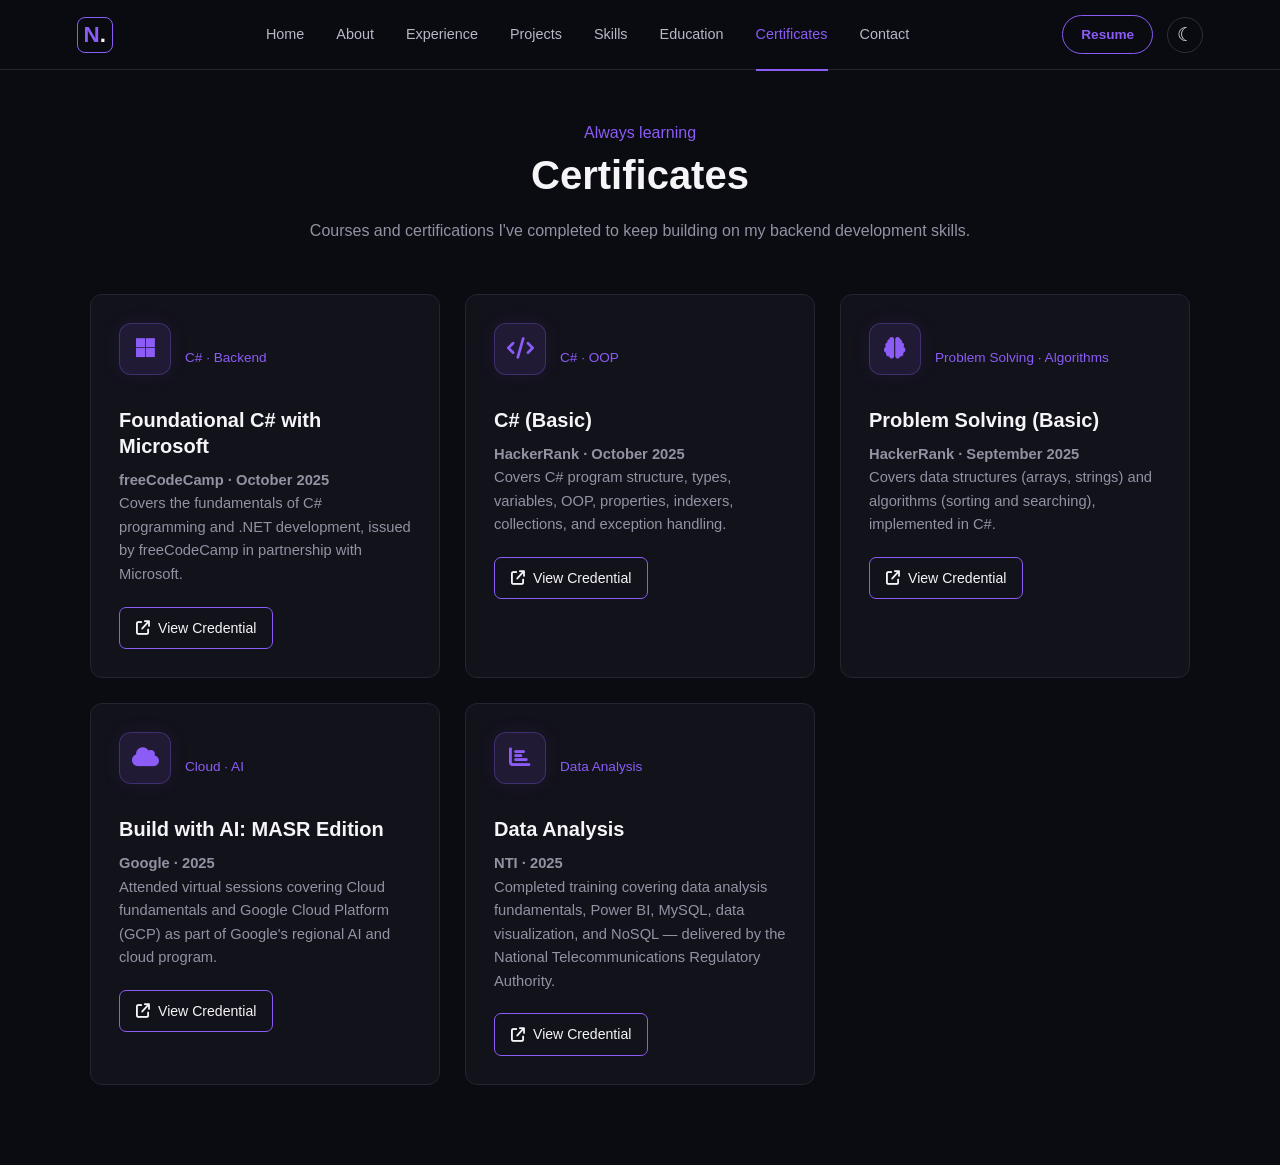
<file: certificates.html>
<!DOCTYPE html>
<html lang="en">
<head>
    <meta charset="UTF-8">
    <meta name="viewport" content="width=device-width, initial-scale=1.0">

    <title>Certificates | Naira Othman Tamer</title>
    <link rel="icon" type="image/png" href="assets/WebLogo.png">

    <link rel="stylesheet" href="css/certificatestyle.css">
    <link rel="stylesheet" href="css/navbar.css">
    <link rel="stylesheet" href="css/cards.css">
    <!-- Font Awesome -->
    <link
        rel="stylesheet"
        href="https://cdnjs.cloudflare.com/ajax/libs/font-awesome/6.5.2/css/all.min.css"
    >
</head>

<body>

    <!-- Certificates Navbar -->
    <header class="certs-navbar">
        <site-navbar active="certificates" class="navbar"></site-navbar>
    </header>


    <!-- Certificates Page -->
    <main class="certs-page">

        <section class="certs-section">

            <div class="certs-section-heading">
                <p>Always learning</p>
                <h1>Certificates</h1>
            </div>

            <p class="certs-page-intro">
                Courses and certifications I've completed to keep building
                on my backend development skills.
            </p>


            <div class="certs-grid">

                <!-- PLACEHOLDER — repeat .certs-card for each certificate -->
                <article class="certs-card">
    <div class="certs-card-content">

        <div class="certs-card-header">
            <div class="certs-card-icon">
                <i class="fa-brands fa-microsoft"></i>
            </div>
            <div class="certs-category">C# · Backend</div>
        </div>

        <h2>Foundational C# with Microsoft</h2>

        <p><strong>freeCodeCamp · October 2025</strong></p>
        <p>Covers the fundamentals of C# programming and .NET development,
             issued by freeCodeCamp in partnership with Microsoft.</p>
        <a href="https://www.freecodecamp.org/certification/nairaotmantamer/foundational-c-sharp-with-microsoft"
           target="_blank"
           rel="noopener noreferrer"
           class="certs-link">
            <i class="fa-solid fa-arrow-up-right-from-square"></i>
            View Credential
        </a>

    </div>
               </article>

                <article class="certs-card">
    <div class="certs-card-content">

        <div class="certs-card-header">
            <div class="certs-card-icon">
                <i class="fa-solid fa-code"></i>
            </div>
            <div class="certs-category">C# · OOP</div>
        </div>

        <h2>C# (Basic)</h2>

        <p><strong>HackerRank · October 2025</strong></p>
        <p>Covers C# program structure, types, variables, OOP, properties, indexers,
             collections, and exception handling.</p>

        <a href="https://www.hackerrank.com/certificates/8fabec7f0f20"
           target="_blank"
           rel="noopener noreferrer"
           class="certs-link">
            <i class="fa-solid fa-arrow-up-right-from-square"></i>
            View Credential
        </a>

    </div>
                </article>

                <article class="certs-card">
    <div class="certs-card-content">

        <div class="certs-card-header">
            <div class="certs-card-icon">
                <i class="fa-solid fa-brain"></i>
            </div>
            <div class="certs-category">Problem Solving · Algorithms</div>
        </div>

        <h2>Problem Solving (Basic)</h2>

        <p><strong>HackerRank · September 2025</strong></p>
        <p>Covers data structures (arrays, strings) and algorithms (sorting and searching), implemented in C#.</p>

        <a href="https://www.hackerrank.com/certificates/04c7d512ca42"
           target="_blank"
           rel="noopener noreferrer"
           class="certs-link">
            <i class="fa-solid fa-arrow-up-right-from-square"></i>
            View Credential
        </a>

    </div>
                </article>

                <article class="certs-card">
    <div class="certs-card-content">

        <div class="certs-card-header">
            <div class="certs-card-icon">
                <i class="fa-solid fa-cloud"></i>
            </div>
            <div class="certs-category">Cloud · AI</div>
        </div>

        <h2>Build with AI: MASR Edition</h2>

        <p><strong>Google · 2025</strong></p>
        <p>Attended virtual sessions covering Cloud fundamentals and Google Cloud Platform (GCP) as part of Google's regional AI and cloud program.</p>

        <a href="https://www.linkedin.com/in/naira-othman-tamer/overlay/Certifications/2056981681/treasury/?profileId=ACoAACNfrCUBm3s56sPLlhaSm0tsjge7b9yXwV8"
   target="_blank"
   rel="noopener noreferrer"
   class="certs-link">
    <i class="fa-solid fa-arrow-up-right-from-square"></i>
    View Credential
</a>

    </div>
                </article>

                <article class="certs-card">
    <div class="certs-card-content">

        <div class="certs-card-header">
            <div class="certs-card-icon">
                <i class="fa-solid fa-chart-bar"></i>
            </div>
            <div class="certs-category">Data Analysis</div>
        </div>

        <h2>Data Analysis</h2>

        <p><strong>NTI · 2025</strong></p>
        <p>Completed training covering data analysis fundamentals, Power BI, MySQL, data visualization,
             and NoSQL — delivered by the National Telecommunications Regulatory Authority.</p>

        <a href="https://www.linkedin.com/in/naira-othman-tamer/overlay/Certifications/2056041558/treasury/?profileId=ACoAACNfrCUBm3s56sPLlhaSm0tsjge7b9yXwV8"
           target="_blank"
           rel="noopener noreferrer"
           class="certs-link">
            <i class="fa-solid fa-arrow-up-right-from-square"></i>
            View Credential
        </a>

    </div>
                </article>

                <!-- <article class="certs-card">
                    <div class="certs-card-content">

                        <div class="certs-card-icon">
                            <i class="fa-solid fa-certificate"></i>
                        </div>

                        <div class="certs-category">Category / Track</div>

                        <h2>Certificate Name</h2>

                        <p>Issuer · Month Year</p>

                        <a
                            href="#"
                            target="_blank"
                            rel="noopener noreferrer"
                            class="certs-link"
                        >
                            <i class="fa-solid fa-arrow-up-right-from-square"></i>
                            View Credential
                        </a>

                    </div>
                </article> -->

                <!-- END PLACEHOLDER -->

            </div>

        </section>

    </main>


    <script src="js/script.js"></script>
    <script src="js/navbar.js" defer></script>

</body>
</html>
</file>
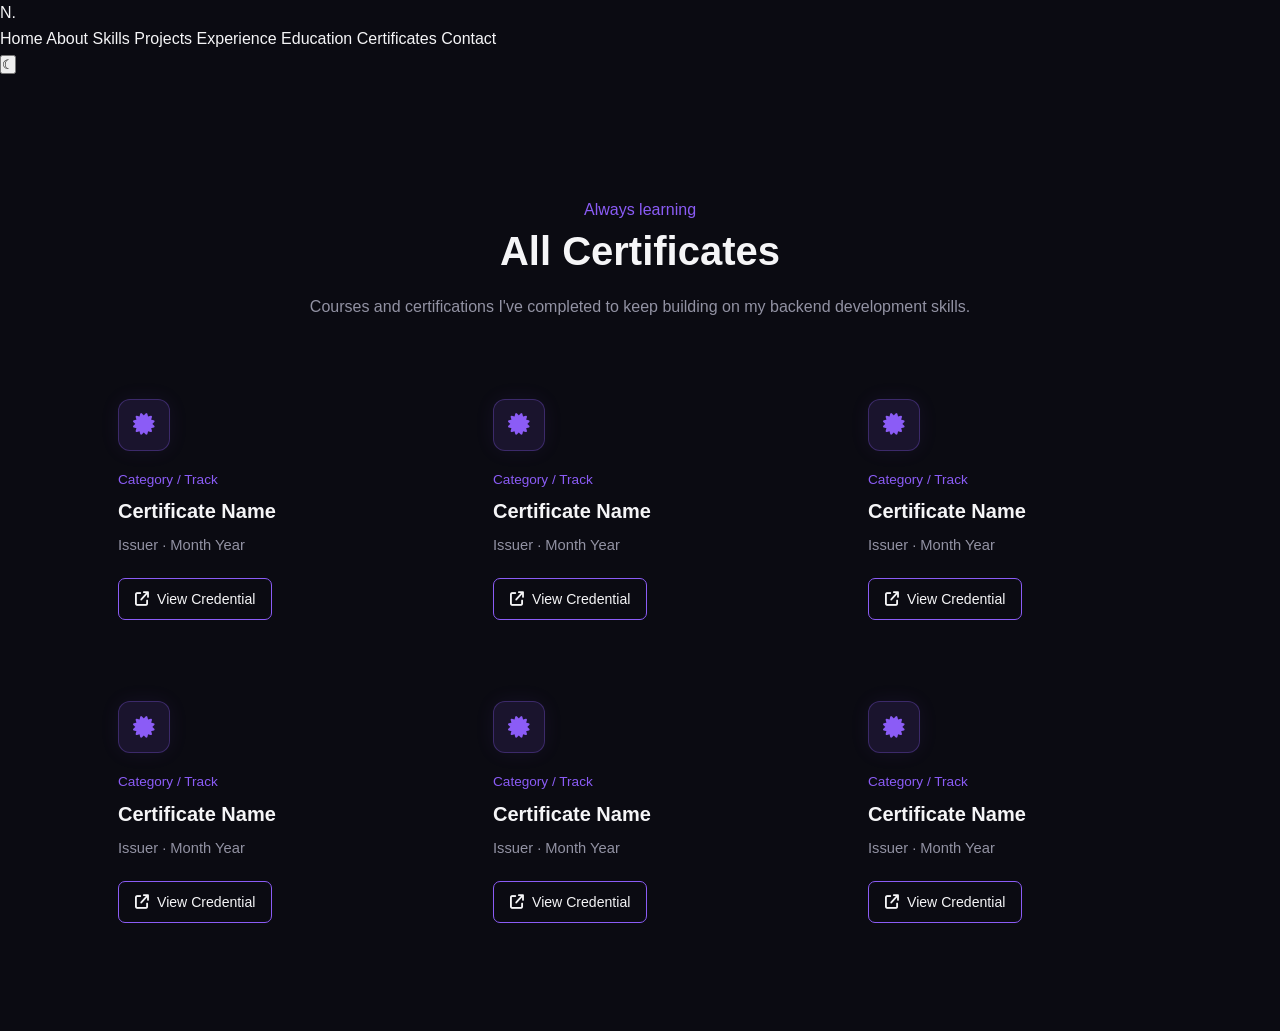
<file: Certificates.html>
<!DOCTYPE html>
<html lang="en">
<head>
    <meta charset="UTF-8">
    <meta name="viewport" content="width=device-width, initial-scale=1.0">

    <title>Certificates | Naira Othman Tamer</title>
    <link rel="icon" type="image/png" href="assets/WebLogo.png">

    <link rel="stylesheet" href="css/certificatestyle.css">

    <!-- Font Awesome -->
    <link
        rel="stylesheet"
        href="https://cdnjs.cloudflare.com/ajax/libs/font-awesome/6.5.2/css/all.min.css"
    >
</head>

<body>

    <!-- Certificates Navbar -->
    <header class="certs-navbar">

        <a href="index.html" class="certs-logo">
            N<span>.</span>
        </a>

        <nav class="certs-nav-links">
            <a href="index.html#home">Home</a>
            <a href="index.html#about">About</a>
            <a href="index.html#skills">Skills</a>
            <a href="projects.html">Projects</a>
            <a href="index.html#experience">Experience</a>
            <a href="index.html#education">Education</a>
            <a href="certificates.html" class="active">Certificates</a>
            <a href="index.html#contact">Contact</a>
        </nav>

        <button
            class="certs-theme-toggle"
            aria-label="Toggle theme"
        >
            ☾
        </button>

    </header>


    <!-- Certificates Page -->
    <main class="certs-page">

        <section class="certs-section">

            <div class="certs-section-heading">
                <p>Always learning</p>
                <h1>All Certificates</h1>
            </div>

            <p class="certs-page-intro">
                Courses and certifications I've completed to keep building
                on my backend development skills.
            </p>


            <div class="certs-grid">

                <!-- PLACEHOLDER — repeat .certs-card for each certificate -->
                <article class="certs-card">
                    <div class="certs-card-content">

                        <div class="certs-card-icon">
                            <i class="fa-solid fa-certificate"></i>
                        </div>

                        <div class="certs-category">Category / Track</div>

                        <h2>Certificate Name</h2>

                        <p>Issuer · Month Year</p>

                        <a
                            href="#"
                            target="_blank"
                            rel="noopener noreferrer"
                            class="certs-link"
                        >
                            <i class="fa-solid fa-arrow-up-right-from-square"></i>
                            View Credential
                        </a>

                    </div>
                </article>

                <article class="certs-card">
                    <div class="certs-card-content">

                        <div class="certs-card-icon">
                            <i class="fa-solid fa-certificate"></i>
                        </div>

                        <div class="certs-category">Category / Track</div>

                        <h2>Certificate Name</h2>

                        <p>Issuer · Month Year</p>

                        <a
                            href="#"
                            target="_blank"
                            rel="noopener noreferrer"
                            class="certs-link"
                        >
                            <i class="fa-solid fa-arrow-up-right-from-square"></i>
                            View Credential
                        </a>

                    </div>
                </article>

                <article class="certs-card">
                    <div class="certs-card-content">

                        <div class="certs-card-icon">
                            <i class="fa-solid fa-certificate"></i>
                        </div>

                        <div class="certs-category">Category / Track</div>

                        <h2>Certificate Name</h2>

                        <p>Issuer · Month Year</p>

                        <a
                            href="#"
                            target="_blank"
                            rel="noopener noreferrer"
                            class="certs-link"
                        >
                            <i class="fa-solid fa-arrow-up-right-from-square"></i>
                            View Credential
                        </a>

                    </div>
                </article>

                <article class="certs-card">
                    <div class="certs-card-content">

                        <div class="certs-card-icon">
                            <i class="fa-solid fa-certificate"></i>
                        </div>

                        <div class="certs-category">Category / Track</div>

                        <h2>Certificate Name</h2>

                        <p>Issuer · Month Year</p>

                        <a
                            href="#"
                            target="_blank"
                            rel="noopener noreferrer"
                            class="certs-link"
                        >
                            <i class="fa-solid fa-arrow-up-right-from-square"></i>
                            View Credential
                        </a>

                    </div>
                </article>

                <article class="certs-card">
                    <div class="certs-card-content">

                        <div class="certs-card-icon">
                            <i class="fa-solid fa-certificate"></i>
                        </div>

                        <div class="certs-category">Category / Track</div>

                        <h2>Certificate Name</h2>

                        <p>Issuer · Month Year</p>

                        <a
                            href="#"
                            target="_blank"
                            rel="noopener noreferrer"
                            class="certs-link"
                        >
                            <i class="fa-solid fa-arrow-up-right-from-square"></i>
                            View Credential
                        </a>

                    </div>
                </article>

                <article class="certs-card">
                    <div class="certs-card-content">

                        <div class="certs-card-icon">
                            <i class="fa-solid fa-certificate"></i>
                        </div>

                        <div class="certs-category">Category / Track</div>

                        <h2>Certificate Name</h2>

                        <p>Issuer · Month Year</p>

                        <a
                            href="#"
                            target="_blank"
                            rel="noopener noreferrer"
                            class="certs-link"
                        >
                            <i class="fa-solid fa-arrow-up-right-from-square"></i>
                            View Credential
                        </a>

                    </div>
                </article>
                <!-- END PLACEHOLDER -->

            </div>

        </section>

    </main>


    <script src="js/script.js"></script>

</body>
</html>
</file>
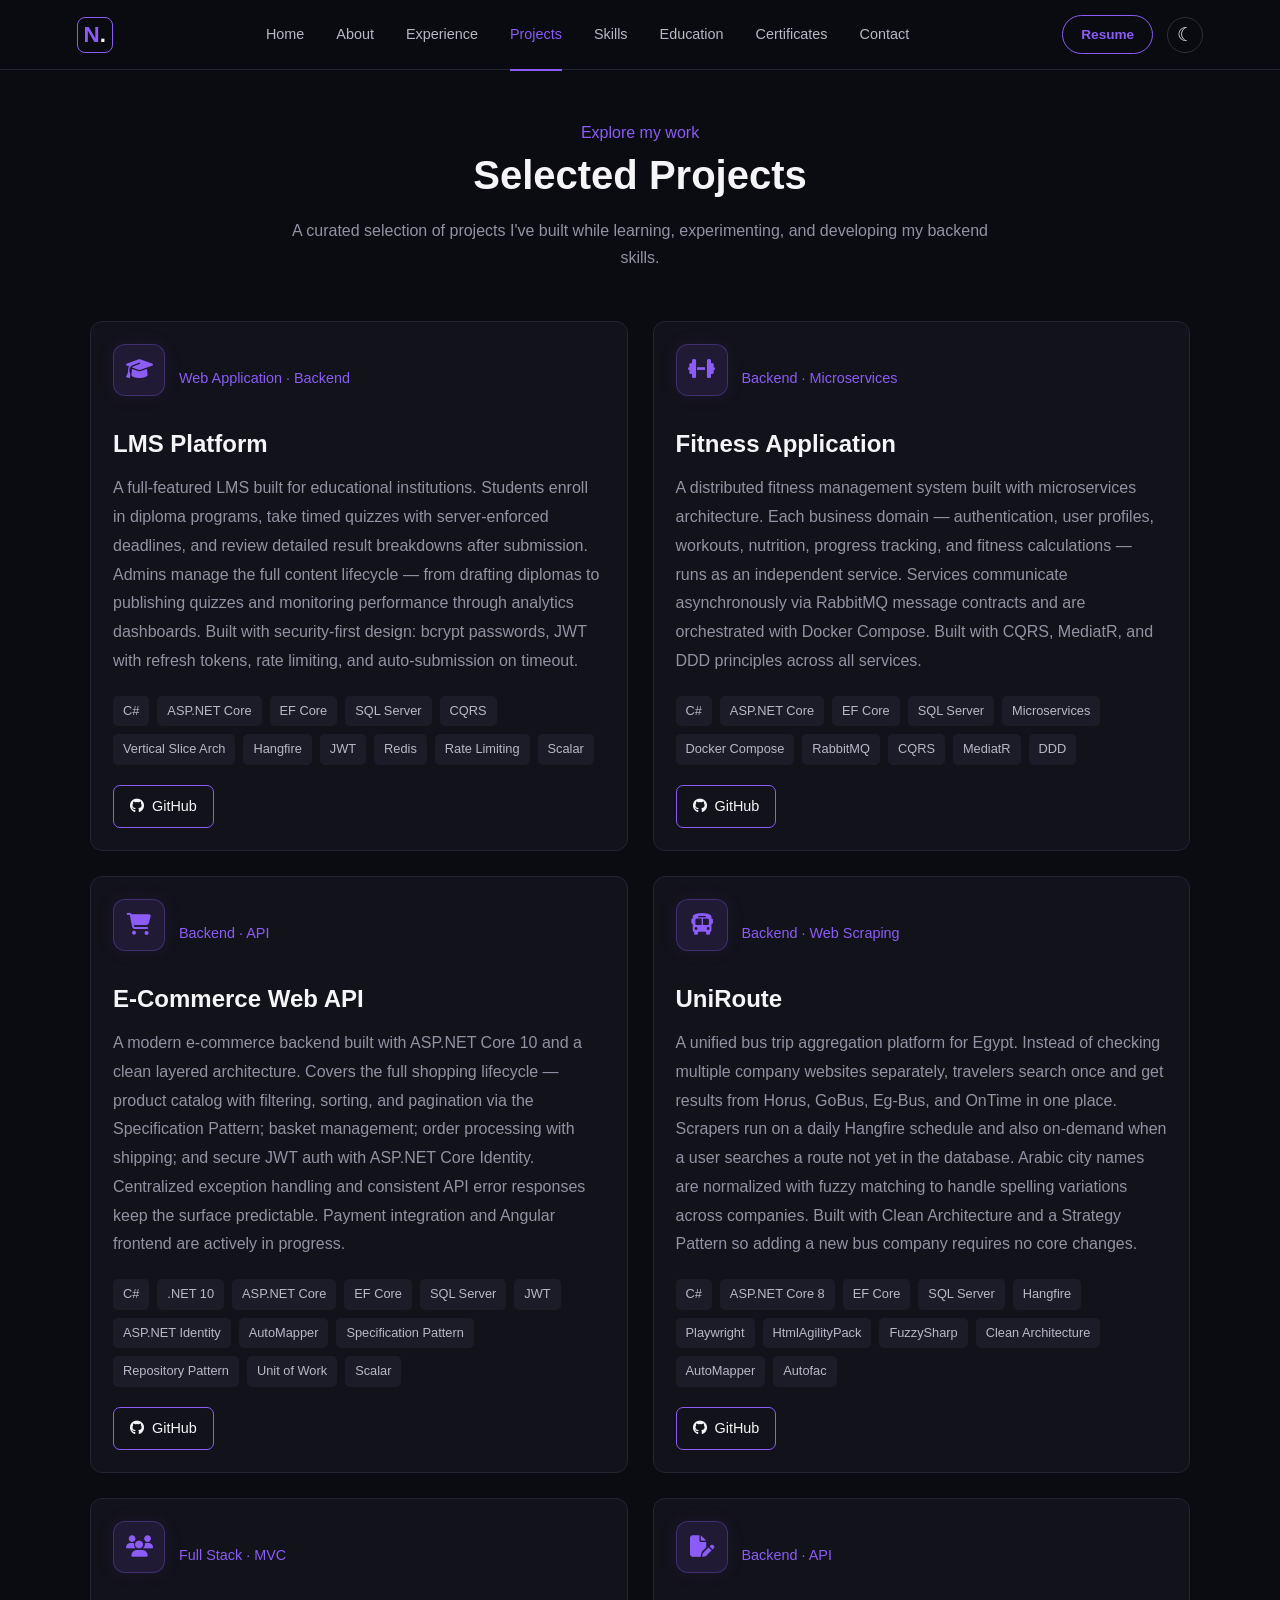
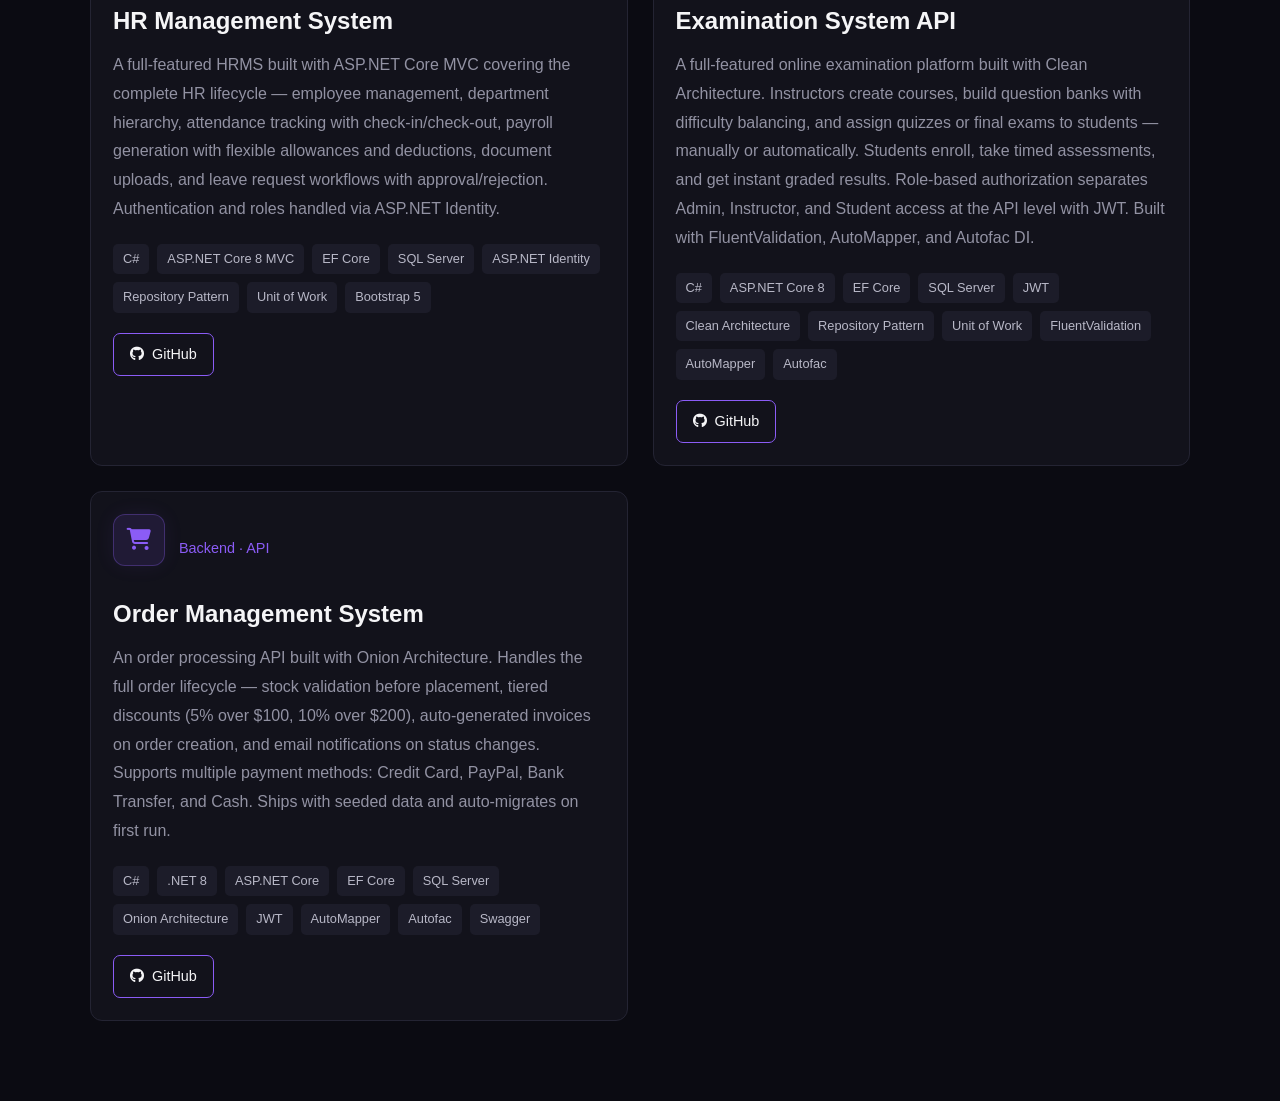
<file: projects.html>
<!DOCTYPE html>
<html lang="en">
<head>
    <meta charset="UTF-8">
    <meta name="viewport" content="width=device-width, initial-scale=1.0">

    <title>Projects | Naira Othman Tamer</title>
    <link rel="icon" type="image/png" href="assets/WebLogo.png">

    <link rel="stylesheet" href="css/projects-style.css">
    <link rel="stylesheet" href="css/navbar.css">
    <link rel="stylesheet" href="css/cards.css">
    <!-- Font Awesome -->
    <link
        rel="stylesheet"
        href="https://cdnjs.cloudflare.com/ajax/libs/font-awesome/6.5.2/css/all.min.css"
    >
</head>

<body>

    <!-- Projects Navbar -->
    <header class="projects-navbar">
     
        <site-navbar active="projects" class="navbar"></site-navbar>

    </header>


    <!-- Projects Page -->
    <main class="projects-page">

        <section class="projects-section">

            <div class="projects-section-heading">
                <p>Explore my work</p>
                <h1>Selected Projects</h1>
            </div>

            <p class="projects-page-intro">
                A curated selection of projects I've built while learning,
                experimenting, and developing my backend skills.
            </p>


            <div class="projects-grid">

                 <!-- LMS Platform -->
     <article class="projects-card">
         <div class="projects-card-content">

        <div class="projects-card-header">
            <div class="projects-card-icon">
                <i class="fas fa-graduation-cap"></i>
            </div>
            <div class="projects-category">Web Application · Backend</div>
        </div>

        <h2>LMS Platform</h2>

        <p>
           A full-featured LMS built for educational institutions.
            Students enroll in diploma programs,
            take timed quizzes with server-enforced deadlines,
            and review detailed result breakdowns after submission.
            Admins manage the full content lifecycle —
            from drafting diplomas to publishing quizzes
            and monitoring performance through analytics dashboards.
            Built with security-first design: bcrypt passwords,
            JWT with refresh tokens, rate limiting, and auto-submission on timeout.
        </p>

        <div class="projects-tech">
            <span>C#</span>
            <span>ASP.NET Core</span>
            <span>EF Core</span>
            <span>SQL Server</span>
            <span>CQRS</span>
            <span>Vertical Slice Arch</span>
            <span>Hangfire</span>
            <span>JWT</span>
            <span>Redis</span>
            <span>Rate Limiting</span>
            <span>Scalar</span>
        </div>

        <a href="https://github.com/naira-othman-tamer/LMSPlatform"
           target="_blank"
           rel="noopener noreferrer"
           class="projects-link">
            <i class="fab fa-github"></i>
            GitHub
        </a>

    </div>
     </article>

                <!-- Fitness Application -->
<article class="projects-card">
    <div class="projects-card-content">

        <div class="projects-card-header">
            <div class="projects-card-icon">
                <i class="fas fa-dumbbell"></i>
            </div>
            <div class="projects-category">Backend · Microservices</div>
        </div>

        <h2>Fitness Application</h2>

        <p>
            A distributed fitness management system built with microservices architecture.
            Each business domain — authentication, user profiles, workouts, nutrition,
            progress tracking, and fitness calculations — runs as an independent service.
            Services communicate asynchronously via RabbitMQ message contracts and are
            orchestrated with Docker Compose. Built with CQRS, MediatR, and DDD principles
            across all services.
        </p>

        <div class="projects-tech">
            <span>C#</span>
            <span>ASP.NET Core</span>
            <span>EF Core</span>
            <span>SQL Server</span>
            <span>Microservices</span>
            <span>Docker Compose</span>
            <span>RabbitMQ</span>
            <span>CQRS</span>
            <span>MediatR</span>
            <span>DDD</span>
        </div>

        <a href="https://github.com/naira-othman-tamer/FitnessApp"
           target="_blank"
           rel="noopener noreferrer"
           class="projects-link">
            <i class="fab fa-github"></i>
            GitHub
        </a>

    </div>
</article>


              

               <!-- E-Commerce API -->
<article class="projects-card">
    <div class="projects-card-content">

        <div class="projects-card-header">
            <div class="projects-card-icon">
                <i class="fas fa-cart-shopping"></i>
            </div>
            <div class="projects-category">Backend · API</div>
        </div>

        <h2>E-Commerce Web API</h2>

        <p>
            A modern e-commerce backend built with ASP.NET Core 10 and a clean layered architecture.
            Covers the full shopping lifecycle — product catalog with filtering, sorting, and pagination
            via the Specification Pattern; basket management; order processing with shipping; and secure
            JWT auth with ASP.NET Core Identity. Centralized exception handling and consistent API error
            responses keep the surface predictable. Payment integration and Angular frontend are actively
            in progress.
        </p>

        <div class="projects-tech">
            <span>C#</span>
            <span>.NET 10</span>
            <span>ASP.NET Core</span>
            <span>EF Core</span>
            <span>SQL Server</span>
            <span>JWT</span>
            <span>ASP.NET Identity</span>
            <span>AutoMapper</span>
            <span>Specification Pattern</span>
            <span>Repository Pattern</span>
            <span>Unit of Work</span>
            <span>Scalar</span>
        </div>

        <a href="https://github.com/naira-othman-tamer/E-Commerce.web"
           target="_blank"
           rel="noopener noreferrer"
           class="projects-link">
            <i class="fab fa-github"></i>
            GitHub
        </a>

    </div>
</article>


                <!-- UniRoute -->
    <article class="projects-card">
         <div class="projects-card-content">

        <div class="projects-card-header">
            <div class="projects-card-icon">
                <i class="fas fa-bus"></i>
            </div>
            <div class="projects-category">Backend · Web Scraping</div>
        </div>

        <h2>UniRoute</h2>

        <p>
            A unified bus trip aggregation platform for Egypt. Instead of checking
            multiple company websites separately, travelers search once and get results
            from Horus, GoBus, Eg-Bus, and OnTime in one place. Scrapers run on a daily
            Hangfire schedule and also on-demand when a user searches a route not yet
            in the database. Arabic city names are normalized with fuzzy matching to
            handle spelling variations across companies. Built with Clean Architecture
            and a Strategy Pattern so adding a new bus company requires no core changes.
        </p>

        <div class="projects-tech">
            <span>C#</span>
            <span>ASP.NET Core 8</span>
            <span>EF Core</span>
            <span>SQL Server</span>
            <span>Hangfire</span>
            <span>Playwright</span>
            <span>HtmlAgilityPack</span>
            <span>FuzzySharp</span>
            <span>Clean Architecture</span>
            <span>AutoMapper</span>
            <span>Autofac</span>
        </div>

        <a href="https://github.com/naira-othman-tamer/UniRoute-System-Api"
           target="_blank"
           rel="noopener noreferrer"
           class="projects-link">
            <i class="fab fa-github"></i>
            GitHub
        </a>

    </div>
    </article>


            <!-- HR Management System -->
<article class="projects-card">
    <div class="projects-card-content">

        <div class="projects-card-header">
            <div class="projects-card-icon">
                <i class="fas fa-users"></i>
            </div>
            <div class="projects-category">Full Stack · MVC</div>
        </div>

        <h2>HR Management System</h2>

        <p>
            A full-featured HRMS built with ASP.NET Core MVC covering the complete
            HR lifecycle — employee management, department hierarchy, attendance
            tracking with check-in/check-out, payroll generation with flexible
            allowances and deductions, document uploads, and leave request workflows
            with approval/rejection. Authentication and roles handled via ASP.NET Identity.
        </p>

        <div class="projects-tech">
            <span>C#</span>
            <span>ASP.NET Core 8 MVC</span>
            <span>EF Core</span>
            <span>SQL Server</span>
            <span>ASP.NET Identity</span>
            <span>Repository Pattern</span>
            <span>Unit of Work</span>
            <span>Bootstrap 5</span>
        </div>

        <a href="https://github.com/naira-othman-tamer/HR-Management-System"
           target="_blank"
           rel="noopener noreferrer"
           class="projects-link">
            <i class="fab fa-github"></i>
            GitHub
        </a>

    </div>
</article>

                <!-- Examination System API -->
    <article class="projects-card">
       <div class="projects-card-content">

        <div class="projects-card-header">
            <div class="projects-card-icon">
                <i class="fas fa-file-pen"></i>
            </div>
            <div class="projects-category">Backend · API</div>
        </div>
        
        <h2>Examination System API</h2>

        <p>
            A full-featured online examination platform built with Clean Architecture.
            Instructors create courses, build question banks with difficulty balancing,
            and assign quizzes or final exams to students — manually or automatically.
            Students enroll, take timed assessments, and get instant graded results.
            Role-based authorization separates Admin, Instructor, and Student access at
            the API level with JWT. Built with FluentValidation, AutoMapper, and Autofac DI.
        </p>

        <div class="projects-tech">
            <span>C#</span>
            <span>ASP.NET Core 8</span>
            <span>EF Core</span>
            <span>SQL Server</span>
            <span>JWT</span>
            <span>Clean Architecture</span>
            <span>Repository Pattern</span>
            <span>Unit of Work</span>
            <span>FluentValidation</span>
            <span>AutoMapper</span>
            <span>Autofac</span>
        </div>

        <a href="https://github.com/naira-othman-tamer/ExaminationSystemApi"
           target="_blank"
           rel="noopener noreferrer"
           class="projects-link">
            <i class="fab fa-github"></i>
            GitHub
        </a>

    </div>
    </article>


    <!-- Order Management System -->
<article class="projects-card">
    <div class="projects-card-content">

        <div class="projects-card-header">
            <div class="projects-card-icon">
                <i class="fas fa-cart-shopping"></i>
            </div>
            <div class="projects-category">Backend · API</div>
        </div>

        <h2>Order Management System</h2>

        <p>
            An order processing API built with Onion Architecture. Handles the full
            order lifecycle — stock validation before placement, tiered discounts
            (5% over $100, 10% over $200), auto-generated invoices on order creation,
            and email notifications on status changes. Supports multiple payment methods:
            Credit Card, PayPal, Bank Transfer, and Cash. Ships with seeded data
            and auto-migrates on first run.
        </p>

        <div class="projects-tech">
            <span>C#</span>
            <span>.NET 8</span>
            <span>ASP.NET Core</span>
            <span>EF Core</span>
            <span>SQL Server</span>
            <span>Onion Architecture</span>
            <span>JWT</span>
            <span>AutoMapper</span>
            <span>Autofac</span>
            <span>Swagger</span>
        </div>

        <a href="https://github.com/naira-othman-tamer/OrderManagementSystem"
           target="_blank"
           rel="noopener noreferrer"
           class="projects-link">
            <i class="fab fa-github"></i>
            GitHub
        </a>

    </div>
</article>
    


                <!-- HR Management System API -->
<!-- <article class="projects-card">
    <div class="projects-card-content">

        <div class="projects-card-header">
            <div class="projects-card-icon">
                <i class="fas fa-user-gear"></i>
            </div>
            <div class="projects-category">Backend · API</div>
        </div>

        <h2>HR Management System API</h2>

        <p>
            A RESTful API version of the HRMS — same core domain covering employees,
            departments, attendance, payroll, leave requests, and document management,
            exposed as clean API endpoints with JWT auth and role-based authorization.
            Built with Repository Pattern, Unit of Work, and a Service Layer for
            clear separation between data access and business logic.
        </p>

        <div class="projects-tech">
            <span>C#</span>
            <span>ASP.NET Core 8</span>
            <span>EF Core</span>
            <span>SQL Server</span>
            <span>ASP.NET Identity</span>
            <span>JWT</span>
            <span>Repository Pattern</span>
            <span>Unit of Work</span>
        </div>

        <a href="https://github.com/naira-othman-tamer/HR-Management-System-API-Project-"
           target="_blank"
           rel="noopener noreferrer"
           class="projects-link">
            <i class="fab fa-github"></i>
            GitHub
        </a>

    </div>
</article> -->


            </div>

        </section>

    </main>


    <script src="js/script.js"></script>
    <script src="js/navbar.js" defer></script>

</body>
</html>
</file>
<file: css/certificatestyle.css>
/* ==================================================
   CERTIFICATES PAGE
   ================================================== */

   /* =========================
   Main Certificates Page
   ========================= */

   .certs-page {
    min-height: 100vh;

    padding-top: 120px;
    padding-bottom: 80px;
    }

    .certs-section {
    width: 88%;
    max-width: 1100px;

    margin: 0 auto;
    }

/* =========================
   Base
   ========================= */

* {
    margin: 0;
    padding: 0;
    box-sizing: border-box;
}

html {
    scroll-behavior: smooth;
}

a {
    text-decoration: none;
    color: inherit;
}

body {
    font-family: Arial, Helvetica, sans-serif;
    background: #0b0b12;
    color: #f5f5f7;
    line-height: 1.6;
    min-height: 100vh;
}


/* =========================
   Page Heading
   ========================= */

.certs-section-heading {
    text-align: center;

    margin-bottom: 18px;
}

.certs-section-heading p {
    color: #8b5cf6;

    font-size: 1rem;

    margin-bottom: 5px;
}

.certs-section-heading h1 {
    color: #f5f5f7;

    font-size: 2.5rem;
    font-weight: 700;

    line-height: 1.2;
}

body.light-theme .certs-section-heading h1 {
    color: #18181f;
}


/* Intro */

.certs-page-intro {
    max-width: 700px;

    margin: 0 auto 50px;

    text-align: center;

    color: #9292a3;

    font-size: 1rem;
    line-height: 1.7;
}


/* =========================
   Certificates Grid
   ========================= */

.certs-grid {
    display: grid;

    grid-template-columns: repeat(3, minmax(0, 1fr));

    gap: 25px;
}


/* =========================
   Certificate Card
   ========================= */

   .certs-card-header {
    display: flex;
    align-items: center;
    gap: 14px;
    margin-bottom: 14px;
}

.certs-card-header .certs-category {
    margin-bottom: 0;
}

.certs-card-content {
    padding: 28px;
}


/* Icon */

.certs-card-icon {
    width: 52px;
    height: 52px;

    display: flex;
    align-items: center;
    justify-content: center;

    margin-bottom: 18px;

    border-radius: 12px;

    background: rgba(139, 92, 246, 0.12);
    border: 1px solid rgba(139, 92, 246, 0.3);

    color: #8b5cf6;

    font-size: 1.35rem;

    box-shadow: 0 0 20px rgba(139, 92, 246, 0.08);
}


/* Category */

.certs-category {
    color: #8b5cf6;

    font-size: 0.85rem;

    margin-bottom: 8px;
}


/* Title */

.certs-card h2 {
    color: #f5f5f7;

    font-size: 1.25rem;
    font-weight: 600;

    line-height: 1.3;

    margin-bottom: 10px;
}


/* Issuer / date */

.certs-card p {
    color: #9292a3;

    font-size: 0.92rem;

    line-height: 1.6;
}


/* =========================
   Credential Link
   ========================= */

.certs-link {
    display: inline-flex;
    align-items: center;

    gap: 8px;

    margin-top: 20px;
    padding: 9px 16px;

    border: 1px solid #8b5cf6;
    border-radius: 7px;

    color: #f5f5f7;
    background: transparent;

    font-size: 0.88rem;
    font-weight: 500;

    text-decoration: none;

    transition: 0.3s ease;
}

.certs-link:hover {
    background: #8b5cf6;
    color: #ffffff;

    transform: translateY(-2px);
}

.certs-attended {
    display: inline-block;
    margin-top: 20px;
    padding: 9px 16px;
    border: 1px solid #242433;
    border-radius: 7px;
    color: #9292a3;
    font-size: 0.88rem;
}

/* ==================================================
   RESPONSIVE
   ================================================== */

@media (max-width: 900px) {

   
    .certs-grid {
        grid-template-columns: repeat(2, minmax(0, 1fr));
    }

}


@media (max-width: 600px) {

  
    .certs-page {
        padding-top: 105px;
        padding-bottom: 60px;
    }

    .certs-section {
        width: 90%;
    }

    .certs-section-heading h1 {
        font-size: 2.1rem;
    }

    .certs-page-intro {
        margin-bottom: 35px;
    }

    .certs-card-content {
        padding: 22px;
    }

    .certs-grid {
        grid-template-columns: 1fr;
    }

}


@media (max-width: 400px) {

   
    .certs-section-heading h1 {
        font-size: 1.9rem;
    }

    .certs-card-content {
        padding: 20px;
    }

}


/* =========================
   Light Theme
========================= */

body.light-theme {
    background: #f7f7fb;
    color: #18181f;
}
</file>
<file: css/navbar.css>
/* =========================
   Shared Navbar (all pages)
   ========================= */

.navbar {
    position: fixed;
    top: 0;
    left: 0;
    width: 100%;
    height: 70px;

    display: flex;
    align-items: center;
    justify-content: space-between;

    padding: 0 6%;
    z-index: 1000;

    background: rgba(11, 11, 18, 0.88);
    backdrop-filter: blur(12px);

    border-bottom: 1px solid #242433;
}

.logo {
    width: 36px;
    height: 36px;

    display: flex;
    align-items: center;
    justify-content: center;

    border-radius: 8px;
    border: 1px solid #8b5cf6;

    color: #8b5cf6;
    font-size: 1.4rem;
    font-weight: 700;
}

.logo span {
    color: #f5f5f7;
}

.nav-links {
    display: flex;
    align-items: center;
    gap: 32px;

    margin: 0 auto;
}

.nav-actions {
    display: flex;
    align-items: center;
    gap: 14px;
    flex-shrink: 0;
    position: relative; z-index: 1000;
}

.nav-links a {
    position: relative;

    color: #b8b8c7;
    font-size: 0.9rem;

    padding: 25px 0;

    transition: color 0.3s ease;
}

.nav-links a:hover,
.nav-links a.active {
    color: #f5f5f7;
}

.nav-links a.active {
    color: #8b5cf6;
}

.nav-links a.active::after {
    content: "";

    position: absolute;
    left: 0;
    bottom: 0;

    width: 100%;
    height: 2px;

    background: #8b5cf6;
}

.nav-resume-btn {
    padding: 8px 18px;

    border: 1px solid #8b5cf6;
    border-radius: 20px;

    color: #8b5cf6;
    font-size: 0.85rem;
    font-weight: 600;

    transition: 0.3s ease;
}

.nav-resume-btn:hover {
    background: #8b5cf6;
    color: #ffffff;
}

.nav-hamburger {
    display: none;
}

.nav-hamburger {
    position: relative;
    z-index: 1000;
}

.nav-overlay {
    display: none;
}

.theme-toggle {
    width: 36px;
    height: 36px;

    display: flex;
    align-items: center;
    justify-content: center;

    border: 1px solid #30303d;
    border-radius: 50%;

    background: transparent;
    color: #f5f5f7;

    cursor: pointer;
    font-size: 1.2rem;
}


/* =========================
   Light Theme
   ========================= */

body.light-theme .navbar {
    background: rgba(255, 255, 255, 0.92);
    border-bottom-color: #e5e5ec;
}

body.light-theme .logo span {
    color: #18181f;
}

body.light-theme .nav-links a {
    color: #666675;
}

body.light-theme .nav-links a:hover,
body.light-theme .nav-links a.active {
    color: #18181f;
}

body.light-theme .theme-toggle {
    color: #18181f;
    border-color: #d5d5df;
}

body.light-theme .nav-hamburger span {
    background: #18181f;
}

body.light-theme .nav-links {
    background: #ffffff;
    border-color: #e5e5ec;
}

body.light-theme .nav-links a {
    border-color: #f0f0f6;
}


/* =========================
   Responsive
   ========================= */

   @media (max-width: 900px) {

    .navbar {
        height: 70px;
        padding: 0 5%;
    }

    .nav-hamburger {
        display: flex;
        flex-direction: column;
        justify-content: center;
        gap: 5px;
        width: 36px;
        height: 36px;
        background: transparent;
        border: none;
        cursor: pointer;
        padding: 4px;
        flex-shrink: 0;
    }

    .nav-hamburger span {
        display: block;
        width: 22px;
        height: 2px;
        background: #f5f5f7;
        border-radius: 2px;
        transition: transform 0.3s ease, opacity 0.3s ease;
    }

    .nav-hamburger.open span:nth-child(1) {
        transform: translateY(7px) rotate(45deg);
    }

    .nav-hamburger.open span:nth-child(2) {
        opacity: 0;
    }

    .nav-hamburger.open span:nth-child(3) {
        transform: translateY(-7px) rotate(-45deg);
    }

    .nav-overlay {
        display: none;
        position: fixed;
        inset: 0;
        background: rgba(0, 0, 0, 0.5);
        z-index: 998;
    }

    .nav-overlay.open {
        display: block;
    }

    .nav-links {
        position: fixed;
        top: 0;
        right: -220px;
        width: 200px;
        height: 100vh;
        background: #0b0b12;
        border-left: 1px solid #242433;
        z-index: 999;
        flex-direction: column;
        align-items: flex-start;
        gap: 0;
        padding: 80px 30px 30px;
        transition: right 0.3s ease;
        overflow-y: auto;
    }

    .nav-links.open {
        right: 0;
    }

    .nav-links a {
        font-size: 1rem;
        padding: 14px 0;
        width: 100%;
        border-bottom: 1px solid #1e1e2e;
        color: #b8b8c7;
    }

    .nav-links a:last-child {
        border-bottom: none;
    }

    .nav-sidebar-resume {
        display: inline-block;
        margin-top: 20px;
        padding: 10px 20px;
        border: 1px solid #8b5cf6;
        border-radius: 20px;
        color: #8b5cf6 !important;
        font-size: 0.9rem;
        font-weight: 600;
        border-bottom: none !important;
    }


}


@media (max-width: 600px) {

    .navbar {
        height: 64px;
        padding: 0 4%;
        gap: 12px;
    }

    .logo {
        width: 32px;
        height: 32px;
        font-size: 1.1rem;
        flex-shrink: 0;
    }

    .nav-links {
        gap: 14px;
    }

    .nav-links a {
        font-size: 0.76rem;
        padding: 22px 0;
    }

    .nav-resume-btn {
        padding: 6px 14px;
        font-size: 0.78rem;
    }

    .theme-toggle {
        width: 32px;
        height: 32px;
        font-size: 0.85rem;
        flex-shrink: 0;
    }
}

@media (max-width: 400px) {

    .navbar {
        gap: 8px;
    }

    .nav-links {
        gap: 10px;
    }

    .nav-links a {
        font-size: 0.70rem;
    }
}
</file>
<file: css/cards.css>
/* =========================
   Shared Card Base
   ========================= */

.project-card,
.projects-card,
.skill-card,
.cert-card,
.certs-card,
.experience-content,
.education-card {
    background: #12121b;
    border: 1px solid #242433;
    border-radius: 12px;
    transition: transform 0.3s ease, border-color 0.3s ease, box-shadow 0.3s ease;
}

.project-card:hover,
.projects-card:hover,
.skill-card:hover,
.cert-card:hover,
.certs-card:hover,
.experience-content:hover,
.education-card:hover {
    transform: translateY(-6px);
    border-color: #8b5cf6;
    box-shadow: 0 8px 30px rgba(139, 92, 246, 0.15);
}


/* =========================
   Shared Card Header
   (icon + category in one row)
   ========================= */

.project-card-header,
.projects-card-header {
    display: flex;
    align-items: center;
    gap: 14px;
    margin-bottom: 14px;
}

.project-card-header .project-category,
.projects-card-header .projects-category {
    margin-bottom: 0;
}


/* =========================
   Shared Card Icon Box
   ========================= */

.project-card-icon,
.projects-card-icon,
.cert-icon,
.certs-card-icon {
    flex-shrink: 0;
    width: 52px;
    height: 52px;
    display: flex;
    align-items: center;
    justify-content: center;
    border-radius: 12px;
    background: rgba(139, 92, 246, 0.12);
    border: 1px solid rgba(139, 92, 246, 0.3);
    color: #8b5cf6;
    font-size: 1.35rem;
    box-shadow: 0 0 20px rgba(139, 92, 246, 0.08);
}


/* =========================
   Light Mode — cards stay dark
   ========================= */

body.light-theme .project-card,
body.light-theme .projects-card,
body.light-theme .skill-card,
body.light-theme .cert-card,
body.light-theme .certs-card,
body.light-theme .experience-content,
body.light-theme .education-card {
    background: #f0f0f6;
    border-color: #dcdce8;
}

body.light-theme .project-card:hover,
body.light-theme .projects-card:hover,
body.light-theme .skill-card:hover,
body.light-theme .cert-card:hover,
body.light-theme .experience-content:hover,
body.light-theme .education-card:hover {
    border-color: #8b5cf6;
    box-shadow: 0 8px 30px rgba(139, 92, 246, 0.15);
}

/* Card text — light mode */

body.light-theme .skill-card h3,
body.light-theme .project-card h3,
body.light-theme .projects-card h2,
body.light-theme .experience-header h3,
body.light-theme .education-main h3,
body.light-theme .cert-card h3,
body.light-theme .certs-card h2 {
    color: #18181f;
}

body.light-theme .skill-card p,
body.light-theme .project-card p,
body.light-theme .projects-card p,
body.light-theme .experience-company,
body.light-theme .experience-list li,
body.light-theme .education-school,
body.light-theme .education-gpa,
body.light-theme .cert-card p,
body.light-theme .certs-card p {
    color: #555563;
}

body.light-theme .project-tech span,
body.light-theme .projects-tech span,
body.light-theme .course-tags span {
    background: #e2e2ee;
    color: #444452;
}

body.light-theme .project-link,
body.light-theme .projects-link,
body.light-theme .certs-link {
    color: #18181f;
    border-color: #8b5cf6;
}

body.light-theme .project-link:hover,
body.light-theme .projects-link:hover,
body.light-theme .certs-link:hover {
    background: #8b5cf6;
    color: #ffffff;
}

body.light-theme .project-category,
body.light-theme .projects-category,
body.light-theme .certs-category {
    color: #7c3aed;
}
</file>
<file: css/projects-style.css>
/* ==================================================
   PROJECTS PAGE
   ================================================== */
 
/* =========================
   Base
   ========================= */
 
* {
    margin: 0;
    padding: 0;
    box-sizing: border-box;
}
 
html {
    scroll-behavior: smooth;
}

a {
    text-decoration: none;
    color: inherit;
}
 
body {
    font-family: Arial, Helvetica, sans-serif;
    background: #0b0b12;
    color: #f5f5f7;
    line-height: 1.6;
    min-height: 100vh;
}

/* =========================
   Main Projects Page
   ========================= */
 
.projects-page {
    min-height: 100vh;
 
    padding-top: 120px;
    padding-bottom: 80px;
}
 
.projects-section {
    width: 88%;
    max-width: 1100px;
 
    margin: 0 auto;
}
 
 
/* =========================
   Page Heading
   ========================= */
 
.projects-section-heading {
    text-align: center;
 
    margin-bottom: 18px;
}
 
.projects-section-heading p {
    color: #8b5cf6;
 
    font-size: 1rem;
 
    margin-bottom: 5px;
}
 
.projects-section-heading h1 {
    color: #f5f5f7;
 
    font-size: 2.5rem;
    font-weight: 700;
 
    line-height: 1.2;
}

body.light-theme .projects-section-heading h1 {
    color: #18181f;
}

 
 
/* Intro */
 
.projects-page-intro {
    max-width: 700px;
 
    margin: 0 auto 50px;
 
    text-align: center;
 
    color: #9292a3;
 
    font-size: 1rem;
    line-height: 1.7;
}
 
 
/* =========================
   Projects Grid
   ========================= */
 
.projects-grid {
    display: grid;
 
    grid-template-columns: repeat(2, minmax(0, 1fr));
 
    gap: 25px;
}
 
 
/* =========================
   Project Card
   ========================= */ 

.projects-card-header {
    display: flex;
    align-items: center;
    gap: 14px;
    margin-bottom: 14px;
}

.projects-card-header .projects-category {
    margin-bottom: 0;
}

.projects-card-content {
    padding: 22px;
}
 
 
/* Project card icon box — renamed from .projects-logo, which collided
   with the navbar brand link and previously only had styling inside
   the 600px media query (so it had no box on desktop/tablet). */
 
.projects-card-icon {
    width: 52px;
    height: 52px;
 
    display: flex;
    align-items: center;
    justify-content: center;
 
    margin-bottom: 18px;
 
    border-radius: 12px;
 
    background: rgba(139, 92, 246, 0.12);
    border: 1px solid rgba(139, 92, 246, 0.3);
 
    color: #8b5cf6;
 
    font-size: 1.35rem;
 
    box-shadow: 0 0 20px rgba(139, 92, 246, 0.08);
}
 
 
/* Category */
 
.projects-category {
    color: #8b5cf6;
 
    font-size: 0.9rem;
 
    margin-bottom: 8px;
}
 
 
/* Project Title */
 
.projects-card h2 {
    color: #f5f5f7;
 
    font-size: 1.5rem;
    font-weight: 600;
 
    line-height: 1.3;
 
    margin-bottom: 15px;
}
 
 
/* Description */
 
.projects-card p {
    color: #9292a3;
 
    font-size: 1rem;
 
    line-height: 1.8;
}
 
 
/* =========================
   Technology Tags
   ========================= */
 
.projects-tech {
    display: flex;
    flex-wrap: wrap;
 
    gap: 8px;
 
    margin-top: 20px;
}
 
.projects-tech span {
    padding: 5px 10px;
 
    border-radius: 5px;
 
    background: #1c1c29;
 
    color: #b8b8c7;
 
    font-size: 0.8rem;
}
 
 
/* =========================
   GitHub Button
   ========================= */
 
.projects-link {
    display: inline-flex;
    align-items: center;
 
    gap: 8px;
 
    margin-top: 20px;
    padding: 9px 16px;
 
    border: 1px solid #8b5cf6;
    border-radius: 7px;
 
    color: #f5f5f7;
    background: transparent;
 
    font-size: 0.9rem;
    font-weight: 500;
 
    text-decoration: none;
 
    transition: 0.3s ease;
}
 
.projects-link:hover {
    background: #8b5cf6;
    color: #ffffff;
 
    transform: translateY(-2px);
}
 
 
/* ==================================================
   RESPONSIVE
   ================================================== */
 
@media (max-width: 900px) {
 
    .projects-grid {
        grid-template-columns: 1fr;
    }
 
}
 
 
@media (max-width: 600px) {
 
 
    .projects-page {
        padding-top: 105px;
        padding-bottom: 60px;
    }
 
    .projects-section {
        width: 90%;
    }
 
    .projects-section-heading h1 {
        font-size: 2.1rem;
    }
 
    .projects-page-intro {
        margin-bottom: 35px;
    }
 
    .projects-card-content {
        padding: 25px;
    }
 
}
 
 
@media (max-width: 400px) {
 

    .projects-section-heading h1 {
        font-size: 1.9rem;
    }
 
    .projects-card-content {
        padding: 22px;
    }
 
}
 

/* =========================
   Light Theme
========================= */

body.light-theme {
    background: #f7f7fb;
    color: #18181f;
}
</file>
